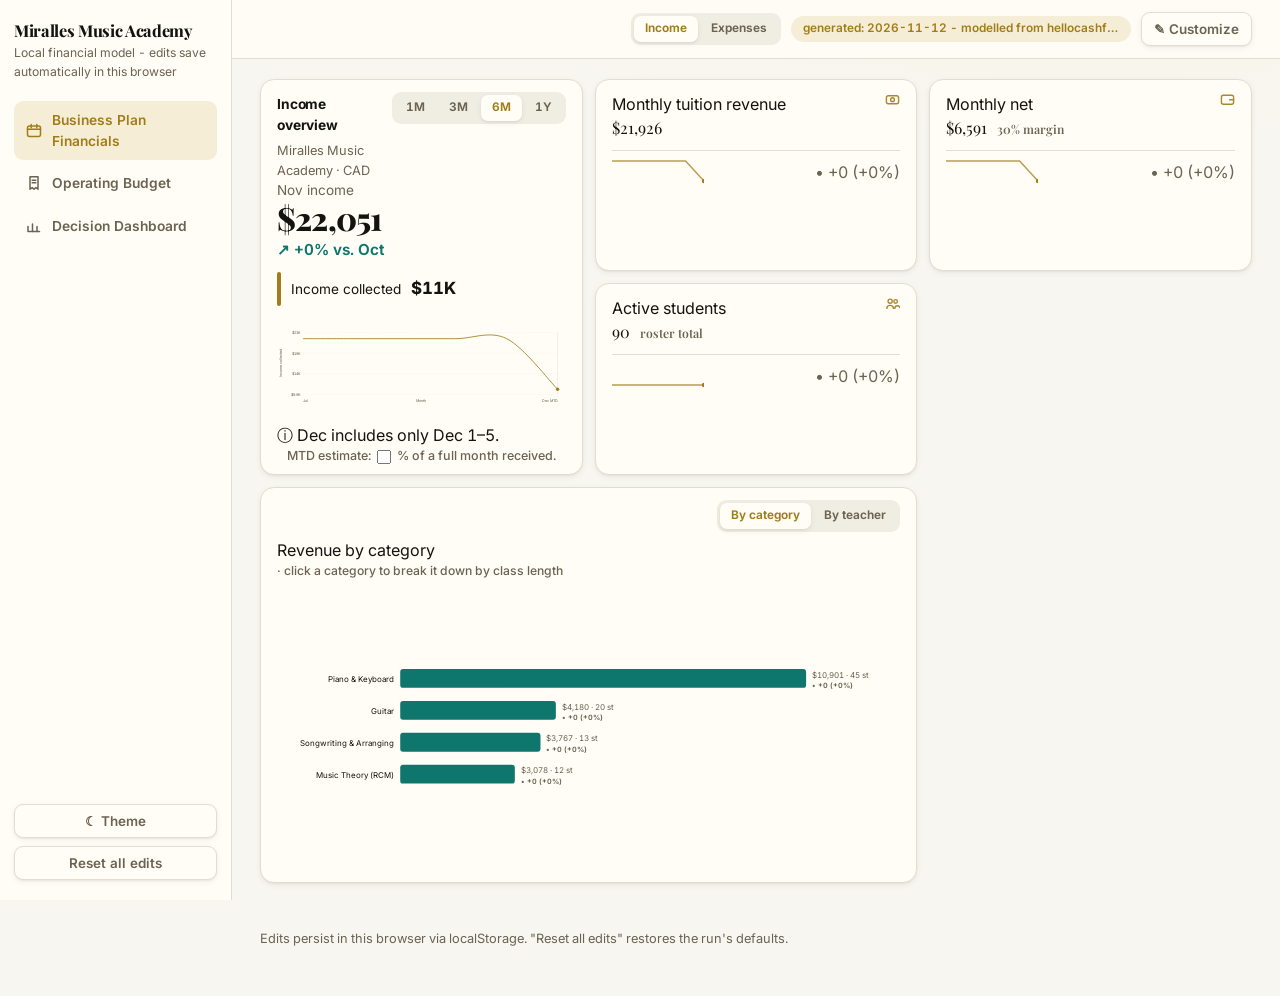
<file: index.html>
<!DOCTYPE html>
<html lang="en">
<head>
<meta charset="UTF-8">
<meta name="viewport" content="width=device-width, initial-scale=1.0">
<title>Miralles Music Academy - Financial Model</title>
<link rel="icon" href="data:,">
<link rel="stylesheet" href="styles.css?v=stitch3">
</head>
<body>
<div class="app">
  <aside class="sidebar">
    <div class="brand">
      <h1 id="school-name">Miralles Music Academy</h1>
      <p class="sub" id="school-sub">Local financial model - edits save automatically in this browser</p>
    </div>
    <nav class="side-nav" role="tablist">
      <button class="side-link active" data-tab="plan" role="tab">
        <svg viewBox="0 0 16 16" width="16" height="16" fill="none" stroke="currentColor" stroke-width="1.5" stroke-linecap="round" stroke-linejoin="round"><rect x="1.5" y="3" width="13" height="10.5" rx="2"/><path d="M1.5 6.2h13M5.2 1.5v3M10.8 1.5v3"/></svg>
        Business Plan Financials
      </button>
      <button class="side-link" data-tab="budget" role="tab">
        <svg viewBox="0 0 16 16" width="16" height="16" fill="none" stroke="currentColor" stroke-width="1.5" stroke-linecap="round" stroke-linejoin="round"><path d="M4 1.8h8v12.4l-2.2-1.6-1.8 1.6-1.8-1.6L4 14.2z"/><path d="M6.2 5.2h3.6M6.2 7.8h3.6"/></svg>
        Operating Budget
      </button>
      <button class="side-link" data-tab="dashboard" role="tab">
        <svg viewBox="0 0 16 16" width="16" height="16" fill="none" stroke="currentColor" stroke-width="1.5" stroke-linecap="round"><path d="M2 13.5v-5M6.5 13.5V6M11 13.5V8.5"/><path d="M13.5 13.5h-11"/></svg>
        Decision Dashboard
      </button>
    </nav>
    <div class="side-foot">
      <button id="theme-btn" class="ghost" type="button" title="Switch between light and dark">☾ Theme</button>
      <button id="reset-btn" class="ghost">Reset all edits</button>
    </div>
  </aside>
  <div class="main-col">
    <header class="topbar">
      <div class="topbar-actions">
        <div class="mini-seg" id="bp-view" role="tablist" aria-label="Business plan view">
          <button type="button" data-v="income">Income</button>
          <button type="button" data-v="expenses">Expenses</button>
        </div>
        <span class="pill" id="generated-pill">generated: -</span>
        <button id="customize-btn" class="ghost" type="button" title="Rearrange, resize, add or remove widgets">✎ Customize</button>
      </div>
    </header>

    <main>
      <!-- Tab 1: business-plan financials -->
      <section id="tab-plan" class="tab-panel active">
        <div id="bp-income" class="bp-view active">
          <div id="board-income" class="widget-board"></div>
        </div>
        <div id="bp-expenses" class="bp-view">
          <div id="board-expenses" class="widget-board"></div>
        </div>
      </section>
  <section id="tab-budget" class="tab-panel">
    <div class="chartwrap"><div class="chart-cap">The year at a glance
      <label class="inline-toggle"><input type="checkbox" id="py-toggle"> compare with previous year (13-24 months ago)</label>
    </div></div>
    <div id="prior-controls"></div>
    <p class="hint">Cumulative net builds in a straight line because months are uniform by design - it bends the moment
      you try a scenario on the Decision Dashboard. The previous-year line is a modeled estimate from your comparison
      inputs, not accounting actuals. Hover any point for its value.</p>
    <div class="chartwrap"><div id="chart-trend"></div></div>
    <p class="hint">Months are uniform by design: edit each line's base amount and the year follows.
      Income rows come from the tier model and update when tiers change.</p>
    <div class="tablewrap" id="budget-table"></div>
  </section>

  <!-- Tab 3: decision dashboard -->
  <section id="tab-dashboard" class="tab-panel">
    <div class="chartwrap"><div class="chart-cap">How safe is the model?</div>
      <p class="hint">Net income as enrollment swings -50% to +50%. The open ring is where you are now (it moves with the
        levers); the dashed red line is break-even. Hover points for details.</p>
      <div id="chart-sensitivity"></div>
    </div>
    <h2>Am I making money?</h2>
    <div class="cards" id="verdicts"></div>
    <h2>Where did the money go?</h2>
    <div class="cards" id="dash-kpis"></div>
    <h2>Is it getting better or worse?</h2>
    <p class="hint">Scenarios are temporary: they show modelled outcomes without saving. Set to 0 and the app returns to your saved numbers.</p>
    <div id="scenario-banner"></div>
    <div class="levers" id="levers"></div>
    <h2>Targets</h2>
    <div id="targets-table"></div>
    <h2>Capacity</h2>
    <div class="tablewrap" id="capacity-table"></div>
    <p class="footnote">All figures CAD, excluding GST (5%), which is collected on tuition and remitted.
      Break-even enrollment is the student count needed for tier-average revenue to cover monthly expenses.
      Dashboard structure adapted from hellocashflow.com (health-check verdicts, scenario levers, targets).</p>
  </section>
</main>

    <footer class="foot">
      <span id="foot-note">Edits persist in this browser via localStorage. "Reset all edits" restores the run's defaults.</span>
    </footer>
  </div>
</div>
<div id="add-modal" class="modal-backdrop"></div>

<script src="app.js?v=stitch3"></script>
</body>
</html>
</file>
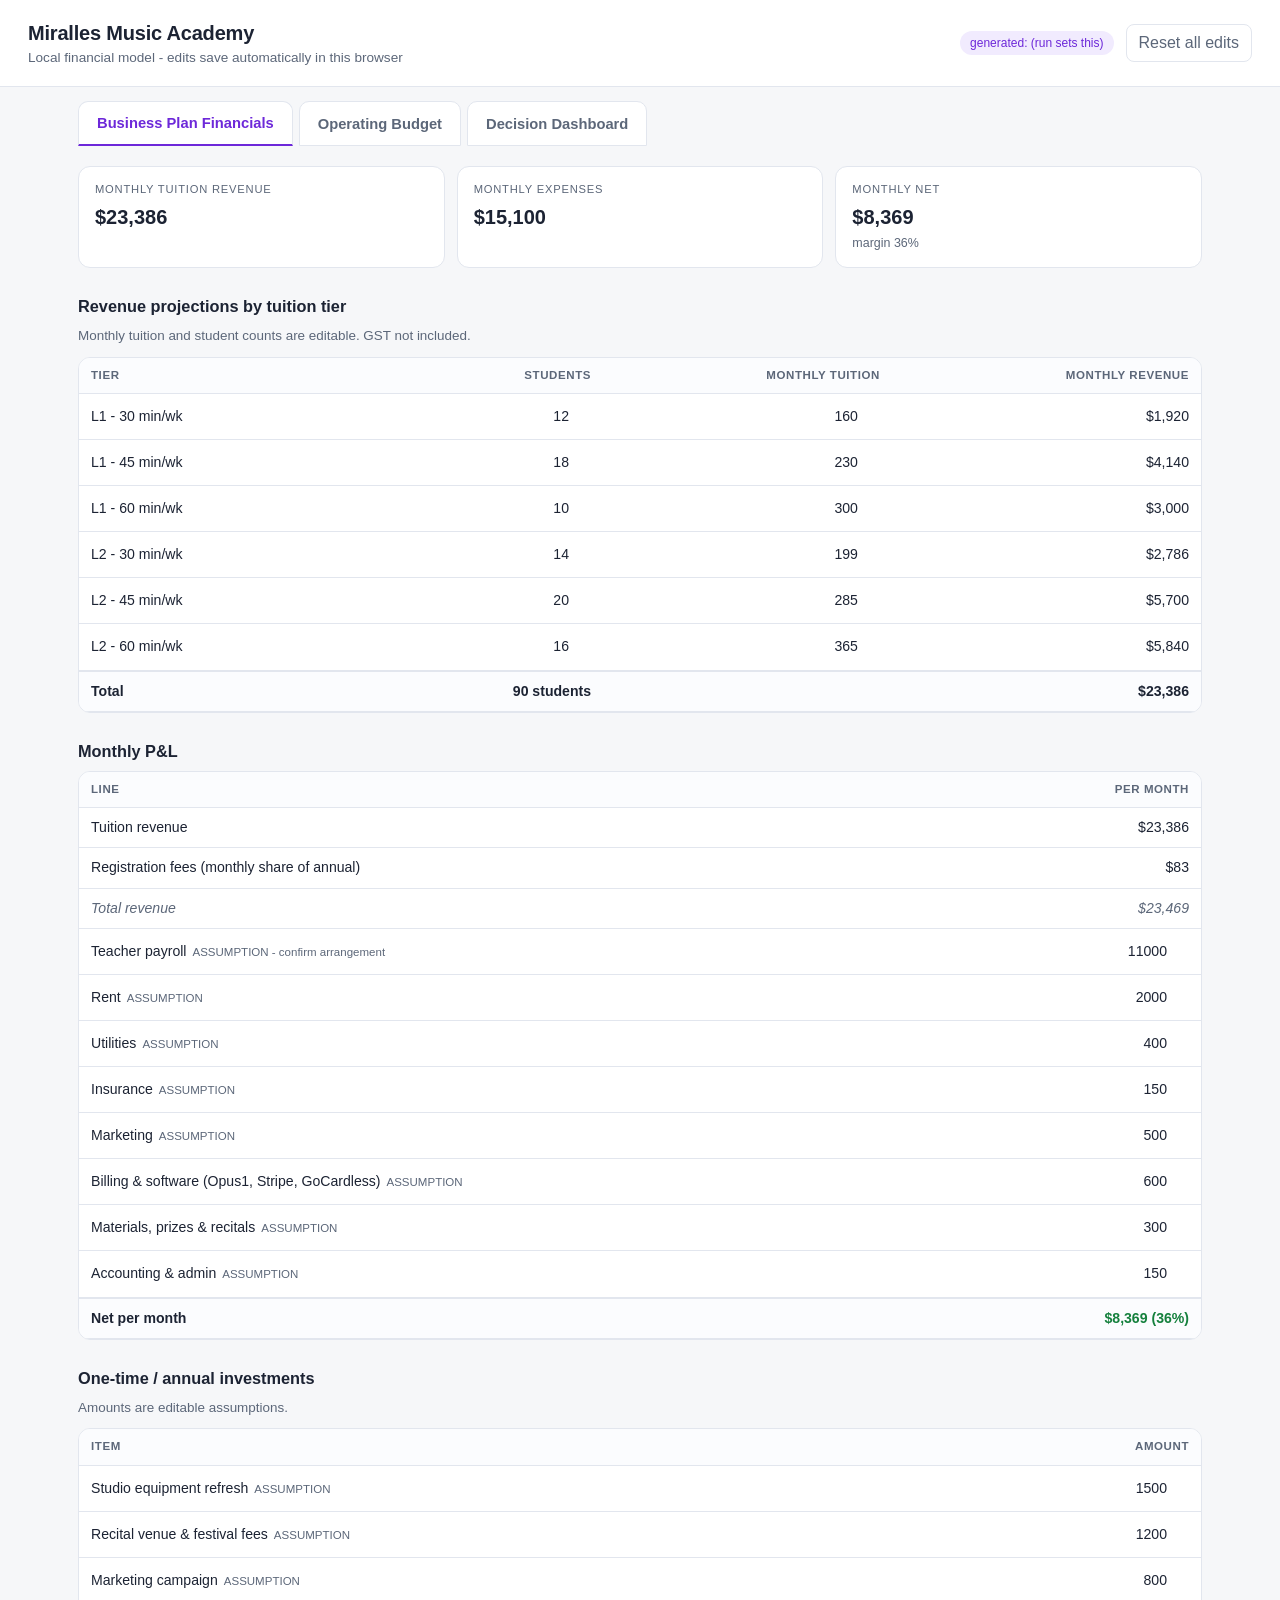
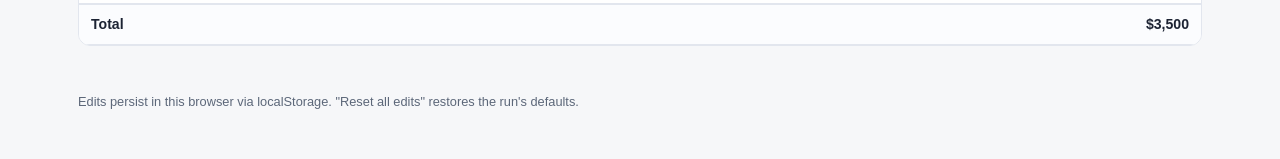
<file: financial-template-app/assets/app-scaffold/index.html>
<!DOCTYPE html>
<html lang="en">
<head>
<meta charset="UTF-8">
<meta name="viewport" content="width=device-width, initial-scale=1.0">
<title>Miralles Music Academy - Financial Model</title>
<link rel="icon" href="data:,">
<link rel="stylesheet" href="styles.css">
</head>
<body>
<header class="topbar">
  <div>
    <h1 id="school-name">Miralles Music Academy</h1>
    <p class="sub" id="school-sub">Local financial model - edits save automatically in this browser</p>
  </div>
  <div class="topbar-actions">
    <span class="pill" id="generated-pill">generated: -</span>
    <button id="reset-btn" class="ghost">Reset all edits</button>
  </div>
</header>

<nav class="tabs" role="tablist">
  <button class="tab active" data-tab="plan" role="tab">Business Plan Financials</button>
  <button class="tab" data-tab="budget" role="tab">Operating Budget</button>
  <button class="tab" data-tab="dashboard" role="tab">Decision Dashboard</button>
</nav>

<main>
  <!-- Tab 1: business-plan financials -->
  <section id="tab-plan" class="tab-panel active">
    <div class="cards" id="plan-kpis"></div>
    <h2>Revenue projections by tuition tier</h2>
    <p class="hint">Monthly tuition and student counts are editable. GST not included.</p>
    <div class="tablewrap" id="tier-table"></div>
    <h2>Monthly P&amp;L</h2>
    <div class="tablewrap" id="pl-table"></div>
    <h2>One-time / annual investments</h2>
    <p class="hint">Amounts are editable assumptions.</p>
    <div class="tablewrap" id="invest-table"></div>
  </section>

  <!-- Tab 2: operating budget -->
  <section id="tab-budget" class="tab-panel">
    <p class="hint">Months are uniform by design: edit each line's base amount and the year follows.
      Income rows come from the tier model and update when tiers change.</p>
    <div class="tablewrap" id="budget-table"></div>
  </section>

  <!-- Tab 3: decision dashboard -->
  <section id="tab-dashboard" class="tab-panel">
    <div class="cards" id="dash-kpis"></div>
    <h2>What-if levers</h2>
    <p class="hint">Scenarios are temporary: they show modelled outcomes without saving. Set to 0 and the app returns to your saved numbers.</p>
    <div class="levers" id="levers"></div>
    <h2>Capacity</h2>
    <div class="tablewrap" id="capacity-table"></div>
    <p class="footnote">All figures CAD, excluding GST (5%), which is collected on tuition and remitted.
      Break-even enrollment is the student count needed for tier-average revenue to cover monthly expenses.</p>
  </section>
</main>

<footer class="foot">
  <span id="foot-note">Edits persist in this browser via localStorage. "Reset all edits" restores the run's defaults.</span>
</footer>

<script src="app.js"></script>
</body>
</html>
</file>
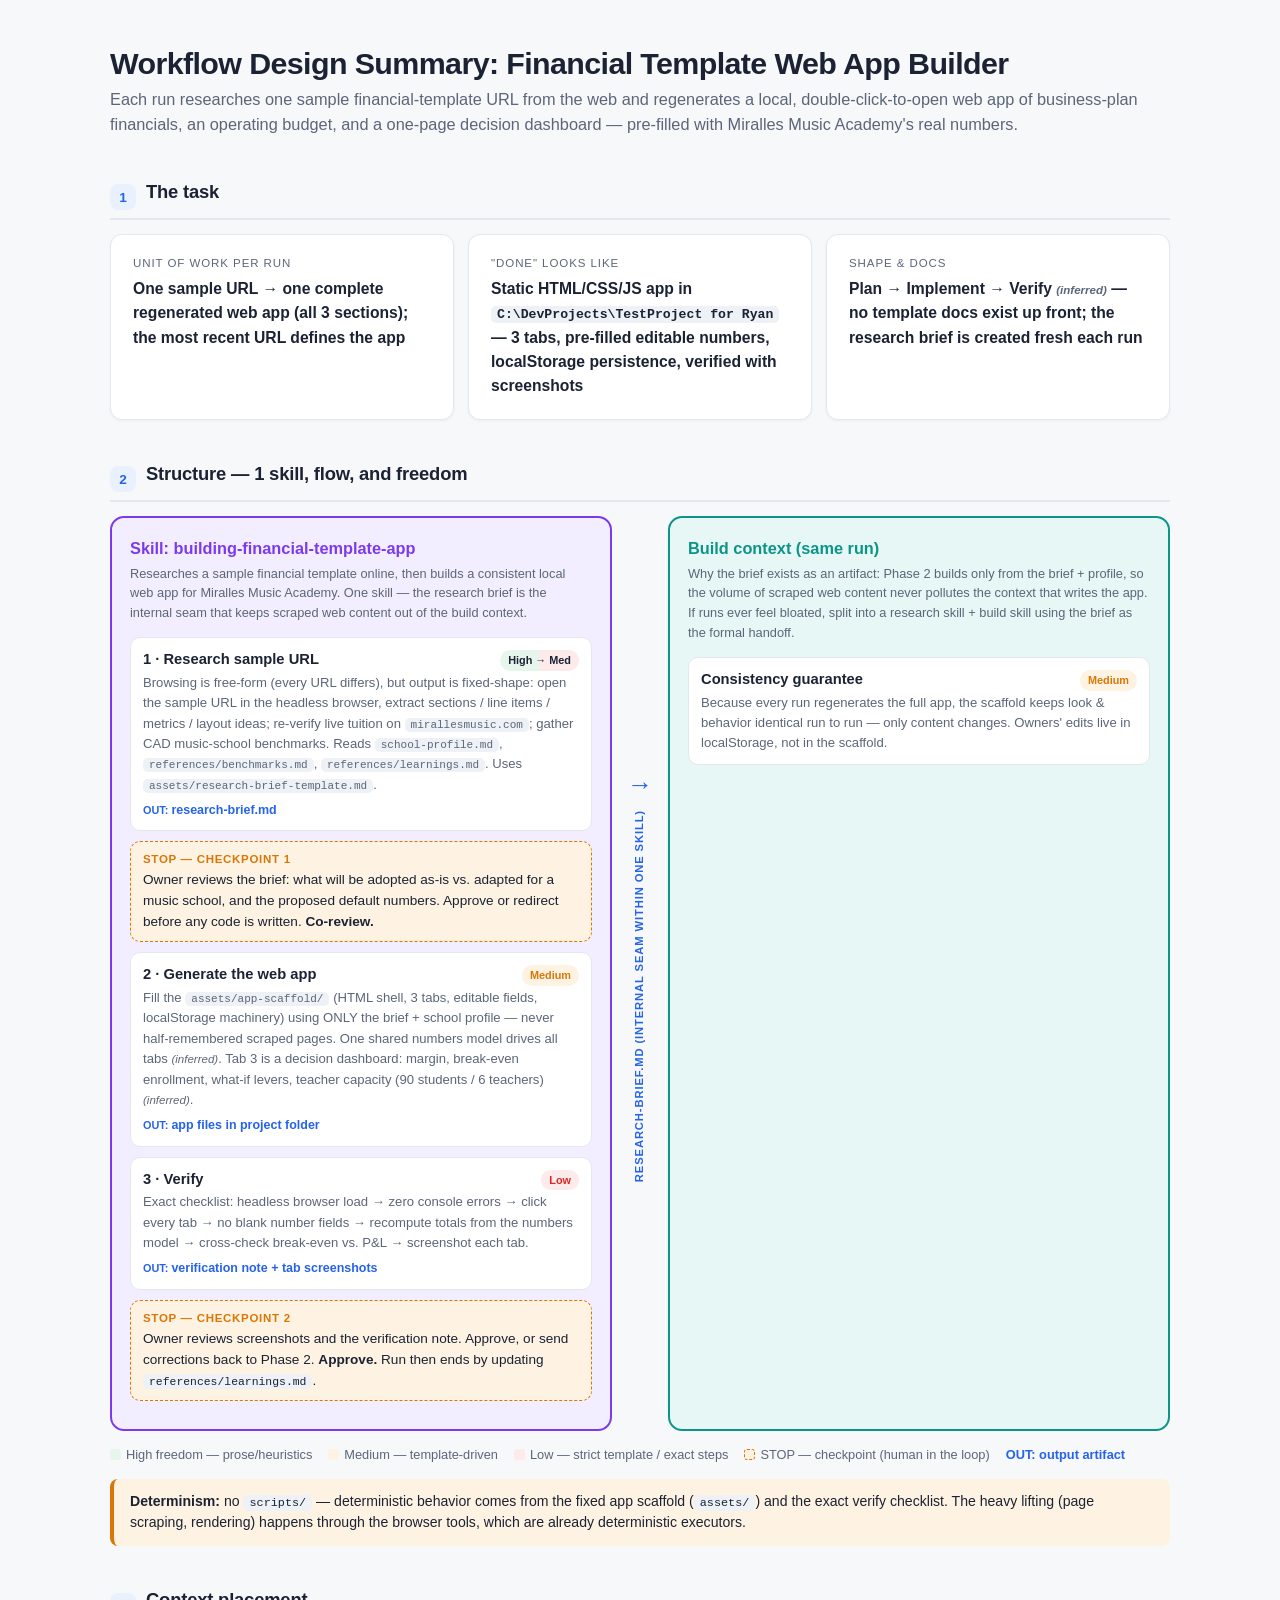
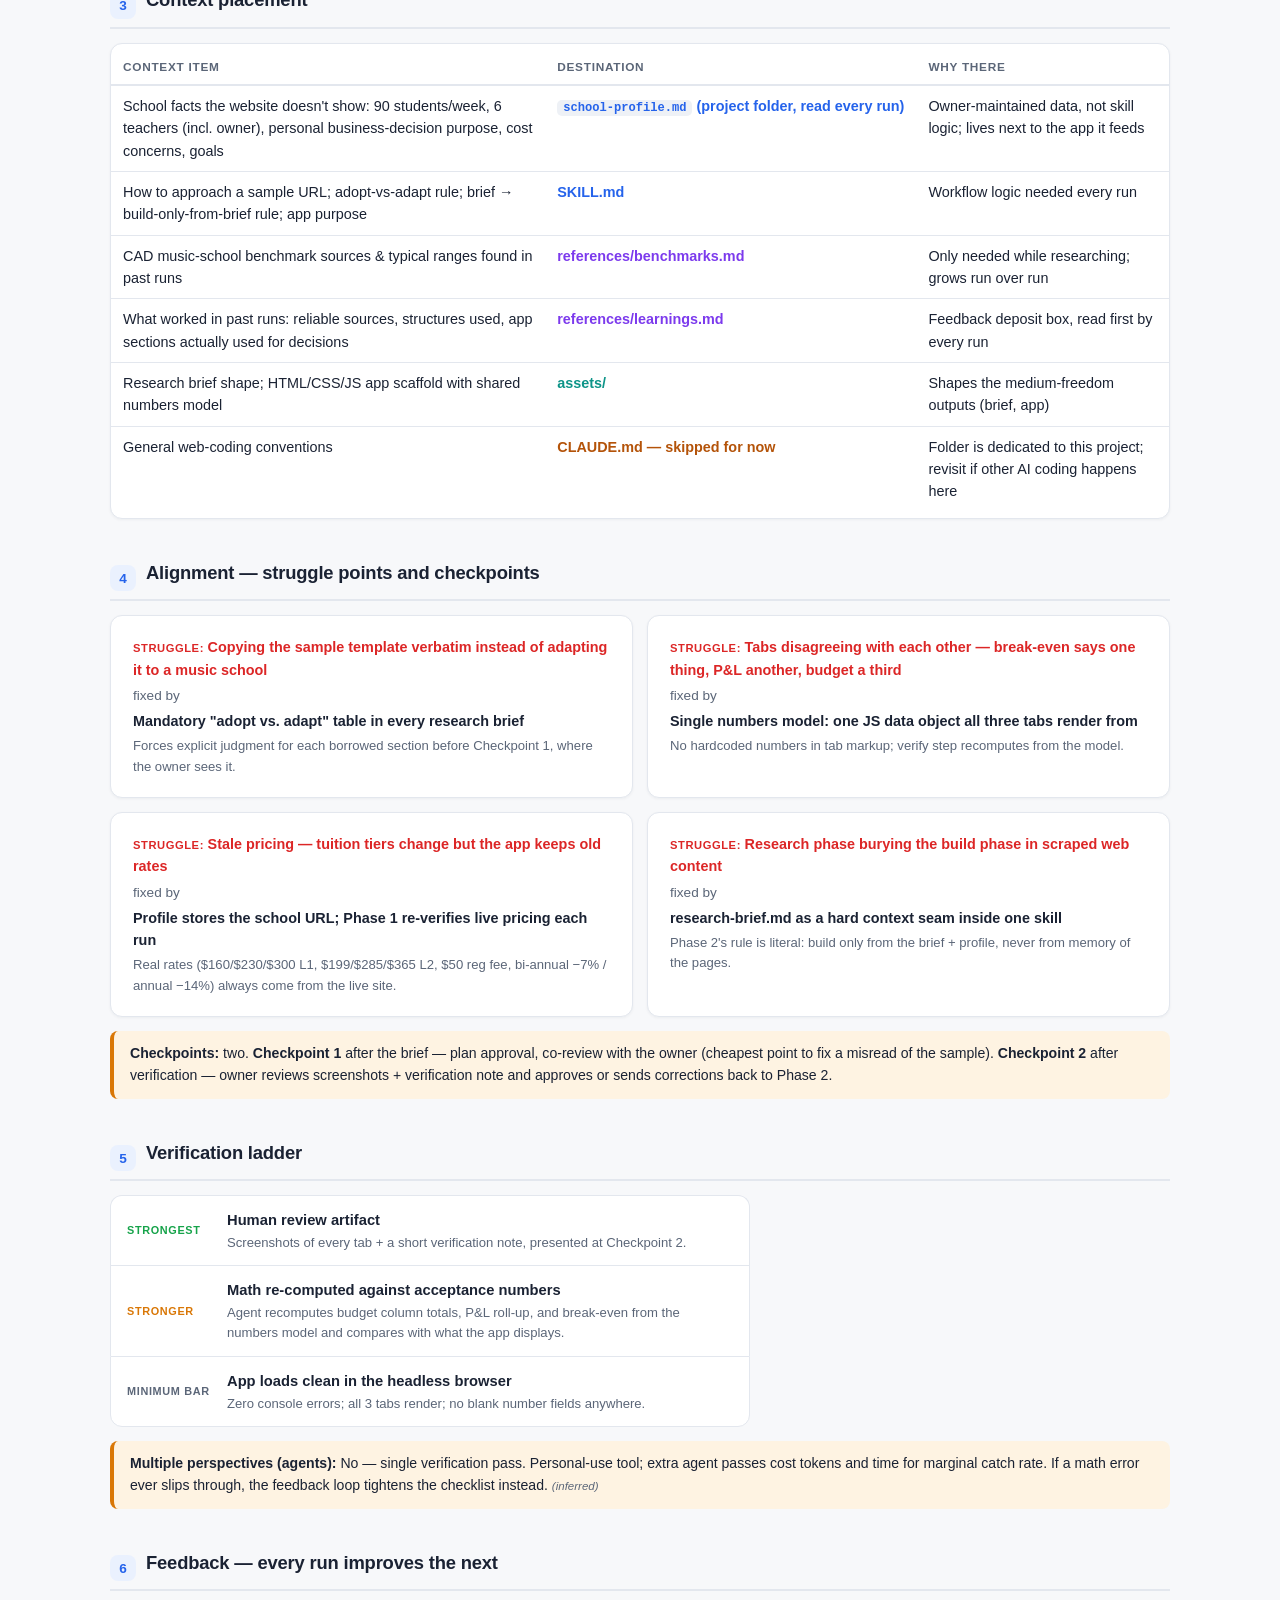
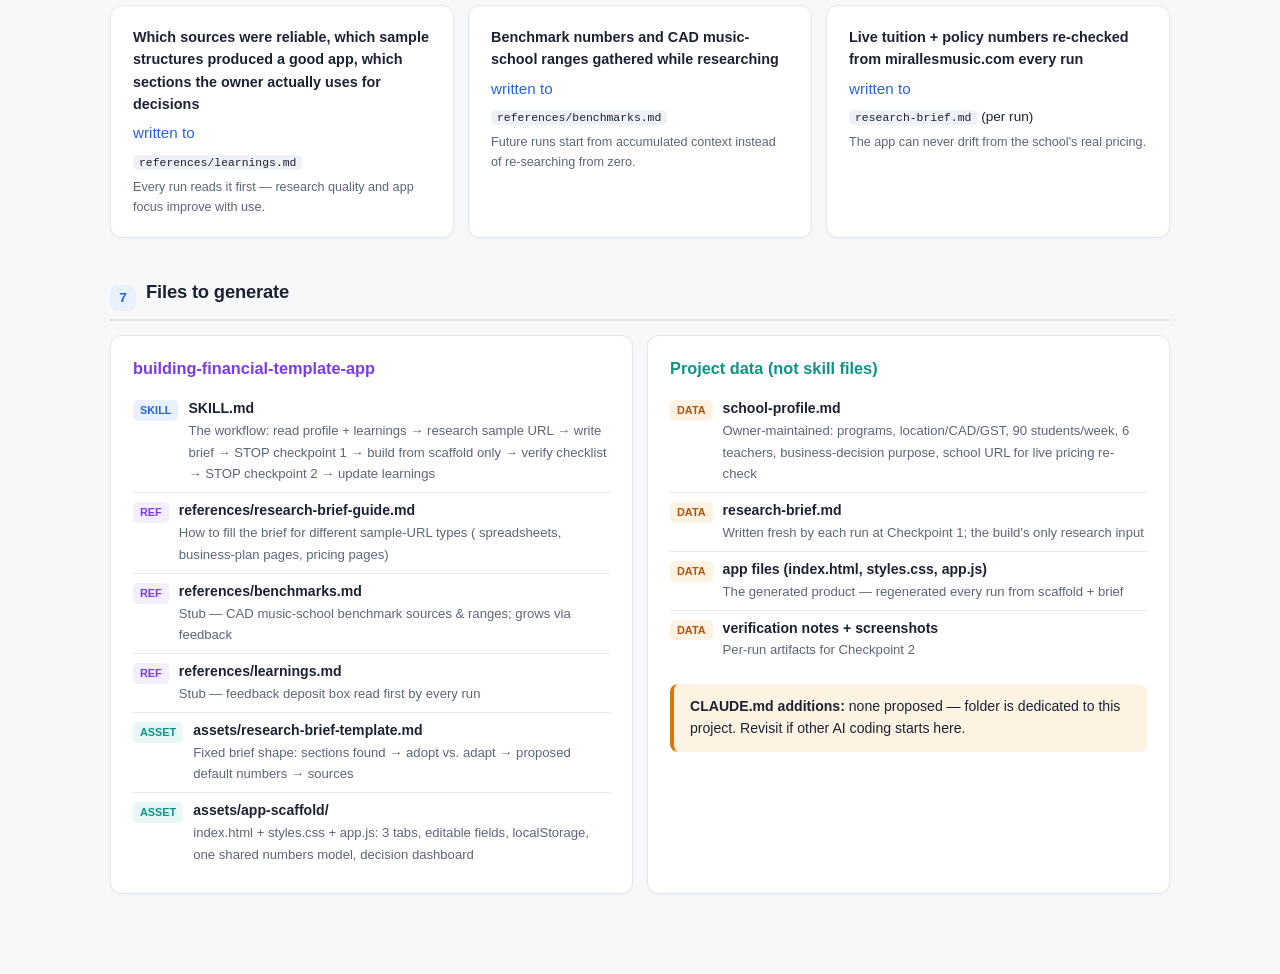
<file: design-summary.html>
<!DOCTYPE html>
<html lang="en">
<head>
<meta charset="UTF-8">
<meta name="viewport" content="width=device-width, initial-scale=1.0">
<title>Workflow Design Summary: Financial Template Web App Builder (Music School)</title>
<style>
  :root {
    --bg: #f7f8fa; --card: #ffffff; --ink: #1a2233; --muted: #5b6678;
    --line: #e3e7ee; --accent: #2563eb; --accent-soft: #eaf1fe;
    --skill1: #7c3aed; --skill1-soft: #f3eeff;
    --skill2: #0d9488; --skill2-soft: #e6f7f5;
    --check: #d97706; --check-soft: #fef3e2;
    --high: #16a34a; --med: #d97706; --low: #dc2626; --artifact: #2563eb;
  }
  * { box-sizing: border-box; margin: 0; padding: 0; }
  body { font-family: -apple-system, BlinkMacSystemFont, "Segoe UI", Roboto, Helvetica, Arial, sans-serif;
         background: var(--bg); color: var(--ink); line-height: 1.55; padding: 40px 24px 80px; }
  .wrap { max-width: 1060px; margin: 0 auto; }
  h1 { font-size: 1.9rem; letter-spacing: -0.02em; }
  .subtitle { color: var(--muted); margin-bottom: 28px; font-size: 1.02rem; }
  h2 { font-size: 1.15rem; margin: 40px 0 14px; padding-bottom: 8px;
       border-bottom: 2px solid var(--line); letter-spacing: -0.01em; }
  h2 .num { display: inline-flex; align-items: center; justify-content: center;
            width: 26px; height: 26px; border-radius: 8px; background: var(--accent-soft);
            color: var(--accent); font-size: 0.85rem; margin-right: 10px; vertical-align: -4px; }
  .card { background: var(--card); border: 1px solid var(--line); border-radius: 12px;
          padding: 20px 22px; box-shadow: 0 1px 3px rgba(20,30,55,0.05); }
  .task-strip { display: grid; grid-template-columns: 1fr 1fr 1fr; gap: 14px; }
  .task-strip .label { font-size: 0.72rem; text-transform: uppercase; letter-spacing: 0.08em;
                       color: var(--muted); margin-bottom: 4px; }
  .task-strip .value { font-weight: 600; font-size: 0.98rem; }
  .pipeline { display: grid; grid-template-columns: 1fr 56px 1fr; align-items: stretch; }
  .skill-col { border-radius: 14px; padding: 18px; border: 2px solid; }
  .skill-col.s1 { border-color: var(--skill1); background: var(--skill1-soft); }
  .skill-col.s2 { border-color: var(--skill2); background: var(--skill2-soft); }
  .skill-title { font-weight: 700; font-size: 1.02rem; margin-bottom: 2px; }
  .skill-col.s1 .skill-title { color: var(--skill1); }
  .skill-col.s2 .skill-title { color: var(--skill2); }
  .skill-sub { font-size: 0.8rem; color: var(--muted); margin-bottom: 14px; }
  .phase { background: var(--card); border: 1px solid var(--line); border-radius: 10px;
           padding: 10px 12px; margin-bottom: 10px; }
  .phase .p-head { display: flex; justify-content: space-between; align-items: baseline; gap: 8px; }
  .phase .p-name { font-weight: 600; font-size: 0.92rem; }
  .phase .p-desc { font-size: 0.82rem; color: var(--muted); margin-top: 2px; }
  .phase .p-out { font-size: 0.78rem; margin-top: 6px; color: var(--artifact); font-weight: 600; }
  .phase .p-out::before { content: "out: "; text-transform: uppercase; font-size: 0.68rem; }
  .badge { display: inline-block; font-size: 0.68rem; font-weight: 700; padding: 2px 8px;
           border-radius: 999px; white-space: nowrap; }
  .b-high { background: #e7f6ec; color: var(--high); }
  .b-med  { background: var(--check-soft); color: var(--med); }
  .b-low  { background: #fdeaea; color: var(--low); }
  .b-mix  { background: linear-gradient(90deg, #e7f6ec 50%, #fdeaea 50%); color: var(--ink); }
  .checkpoint { background: var(--check-soft); border: 1.5px dashed var(--check); border-radius: 10px;
                padding: 9px 12px; margin-bottom: 10px; font-size: 0.85rem; }
  .cp-tag { font-weight: 700; color: var(--check); font-size: 0.72rem;
            text-transform: uppercase; letter-spacing: 0.06em; }
  .conditional { margin-top: 4px; background: #fff; border: 1.5px dashed var(--check);
                 border-radius: 10px; padding: 9px 12px; font-size: 0.82rem; }
  .handoff { display: flex; flex-direction: column; align-items: center; justify-content: center; gap: 6px; }
  .handoff .arrow { font-size: 1.6rem; color: var(--artifact); }
  .handoff .h-label { writing-mode: vertical-rl; transform: rotate(180deg); font-size: 0.7rem;
                      font-weight: 700; color: var(--artifact); text-transform: uppercase;
                      letter-spacing: 0.08em; text-align: center; }
  .legend { display: flex; flex-wrap: wrap; gap: 16px; margin-top: 14px; font-size: 0.8rem; color: var(--muted); }
  .legend span.swatch { display: inline-block; width: 11px; height: 11px; border-radius: 3px;
                        margin-right: 5px; vertical-align: -1px; }
  table { width: 100%; border-collapse: collapse; font-size: 0.9rem; }
  th { text-align: left; font-size: 0.74rem; text-transform: uppercase; letter-spacing: 0.06em;
       color: var(--muted); padding: 8px 12px; border-bottom: 2px solid var(--line); }
  td { padding: 9px 12px; border-bottom: 1px solid var(--line); vertical-align: top; }
  tr:last-child td { border-bottom: none; }
  .dest { font-weight: 700; white-space: nowrap; }
  .dest.claude { color: #b45309; } .dest.skillmd { color: var(--accent); }
  .dest.refs { color: var(--skill1); } .dest.assets { color: var(--skill2); }
  .dest.scripts { color: #be185d; }
  code { background: #eef1f6; padding: 1px 6px; border-radius: 5px; font-size: 0.84em; }
  .ladder { display: flex; flex-direction: column-reverse; max-width: 640px; }
  .rung { display: flex; align-items: center; gap: 14px; padding: 12px 16px;
          border: 1px solid var(--line); background: var(--card); }
  .rung:first-child { border-radius: 0 0 12px 12px; }
  .rung:last-child { border-radius: 12px 12px 0 0; }
  .rung + .rung { border-bottom: none; }
  .rung .strength { font-size: 0.68rem; font-weight: 700; text-transform: uppercase;
                    letter-spacing: 0.06em; width: 86px; flex-shrink: 0; }
  .rung.r1 .strength { color: var(--muted); } .rung.r2 .strength { color: var(--med); }
  .rung.r3 .strength { color: var(--high); }
  .rung .r-body b { font-size: 0.92rem; }
  .rung .r-body div { font-size: 0.82rem; color: var(--muted); }
  .struggle-grid { display: grid; grid-template-columns: 1fr 1fr; gap: 14px; }
  .struggle .s-from { font-weight: 700; color: var(--low); font-size: 0.9rem; }
  .struggle .s-from::before { content: "STRUGGLE: "; font-size: 0.7rem; letter-spacing: 0.05em; }
  .struggle .s-arrow { color: var(--muted); margin: 4px 0; font-size: 0.85rem; }
  .struggle .s-to { font-weight: 600; font-size: 0.9rem; }
  .struggle .s-detail { font-size: 0.82rem; color: var(--muted); margin-top: 4px; }
  .loop-grid { display: grid; grid-template-columns: 1fr 1fr 1fr; gap: 14px; }
  .loop-card .l-what { font-weight: 600; font-size: 0.9rem; }
  .loop-card .l-arrow { color: var(--accent); margin: 6px 0; font-size: 0.95rem; }
  .loop-card .l-where { font-size: 0.85rem; }
  .loop-card .l-note { font-size: 0.79rem; color: var(--muted); margin-top: 6px; }
  .files-grid { display: grid; grid-template-columns: 1fr 1fr; gap: 14px; }
  .file-list { list-style: none; }
  .file-list li { padding: 7px 0; border-bottom: 1px solid var(--line); font-size: 0.88rem; display: flex; gap: 10px; }
  .file-list li:last-child { border-bottom: none; }
  .file-list .why { color: var(--muted); font-size: 0.82rem; }
  .ftag { flex-shrink: 0; font-size: 0.68rem; font-weight: 700; padding: 2px 7px;
          border-radius: 5px; height: fit-content; margin-top: 2px; }
  .ftag.skill { background: var(--accent-soft); color: var(--accent); }
  .ftag.ref { background: var(--skill1-soft); color: var(--skill1); }
  .ftag.asset { background: var(--skill2-soft); color: var(--skill2); }
  .ftag.script { background: #fce7f3; color: #be185d; }
  .ftag.data { background: #fef3e2; color: #b45309; }
  .note { background: var(--check-soft); border-left: 4px solid var(--check);
          border-radius: 8px; padding: 12px 16px; font-size: 0.88rem; margin-top: 14px; }
  .inferred { font-size: 0.72rem; color: var(--muted); font-style: italic; }
  @media (max-width: 800px) {
    .pipeline { grid-template-columns: 1fr; }
    .handoff { flex-direction: row; padding: 10px 0; }
    .handoff .h-label { writing-mode: horizontal-tb; transform: none; }
    .task-strip, .struggle-grid, .loop-grid, .files-grid { grid-template-columns: 1fr; }
  }
</style>
</head>
<body>
<div class="wrap">

<header>
  <h1>Workflow Design Summary: Financial Template Web App Builder</h1>
  <p class="subtitle">Each run researches one sample financial-template URL from the web and regenerates a local,
     double-click-to-open web app of business-plan financials, an operating budget, and a one-page decision
     dashboard — pre-filled with Miralles Music Academy's real numbers.</p>
</header>

<!-- 1. THE TASK -->
<h2><span class="num">1</span>The task</h2>
<div class="task-strip">
  <div class="card"><div class="label">Unit of work per run</div><div class="value">One sample URL &rarr; one complete regenerated web app (all 3 sections); the most recent URL defines the app</div></div>
  <div class="card"><div class="label">"Done" looks like</div><div class="value">Static HTML/CSS/JS app in <code>C:\DevProjects\TestProject for Ryan</code> — 3 tabs, pre-filled editable numbers, localStorage persistence, verified with screenshots</div></div>
  <div class="card"><div class="label">Shape &amp; docs</div><div class="value">Plan &rarr; Implement &rarr; Verify <span class="inferred">(inferred)</span> — no template docs exist up front; the research brief is created fresh each run</div></div>
</div>

<!-- 2. STRUCTURE -->
<h2><span class="num">2</span>Structure — 1 skill, flow, and freedom</h2>
<div class="pipeline">

  <div class="skill-col s1">
    <div class="skill-title">Skill: building-financial-template-app</div>
    <div class="skill-sub">Researches a sample financial template online, then builds a consistent local web app for Miralles Music Academy. One skill — the research brief is the internal seam that keeps scraped web content out of the build context.</div>

    <div class="phase">
      <div class="p-head"><span class="p-name">1 &middot; Research sample URL</span><span class="badge b-mix">High &rarr; Med</span></div>
      <div class="p-desc">Browsing is free-form (every URL differs), but output is fixed-shape: open the sample URL in the headless browser, extract sections / line items / metrics / layout ideas; re-verify live tuition on <code>mirallesmusic.com</code>; gather CAD music-school benchmarks. Reads <code>school-profile.md</code>, <code>references/benchmarks.md</code>, <code>references/learnings.md</code>. Uses <code>assets/research-brief-template.md</code>.</div>
      <div class="p-out">research-brief.md</div>
    </div>

    <div class="checkpoint">
      <div class="cp-tag">STOP — Checkpoint 1</div>
      <div>Owner reviews the brief: what will be adopted as-is vs. adapted for a music school, and the proposed default numbers. Approve or redirect before any code is written. <b>Co-review.</b></div>
    </div>

    <div class="phase">
      <div class="p-head"><span class="p-name">2 &middot; Generate the web app</span><span class="badge b-med">Medium</span></div>
      <div class="p-desc">Fill the <code>assets/app-scaffold/</code> (HTML shell, 3 tabs, editable fields, localStorage machinery) using ONLY the brief + school profile — never half-remembered scraped pages. One shared numbers model drives all tabs <span class="inferred">(inferred)</span>. Tab 3 is a decision dashboard: margin, break-even enrollment, what-if levers, teacher capacity (90 students / 6 teachers) <span class="inferred">(inferred)</span>.</div>
      <div class="p-out">app files in project folder</div>
    </div>

    <div class="phase">
      <div class="p-head"><span class="p-name">3 &middot; Verify</span><span class="badge b-low">Low</span></div>
      <div class="p-desc">Exact checklist: headless browser load &rarr; zero console errors &rarr; click every tab &rarr; no blank number fields &rarr; recompute totals from the numbers model &rarr; cross-check break-even vs. P&amp;L &rarr; screenshot each tab.</div>
      <div class="p-out">verification note + tab screenshots</div>
    </div>

    <div class="checkpoint">
      <div class="cp-tag">STOP — Checkpoint 2</div>
      <div>Owner reviews screenshots and the verification note. Approve, or send corrections back to Phase 2. <b>Approve.</b> Run then ends by updating <code>references/learnings.md</code>.</div>
    </div>
  </div>

  <div class="handoff">
    <div class="arrow">&#8594;</div>
    <div class="h-label">research-brief.md (internal seam within one skill)</div>
  </div>

  <div class="skill-col s2">
    <div class="skill-title">Build context (same run)</div>
    <div class="skill-sub">Why the brief exists as an artifact: Phase 2 builds only from the brief + profile, so the volume of scraped web content never pollutes the context that writes the app. If runs ever feel bloated, split into a research skill + build skill using the brief as the formal handoff.</div>
    <div class="phase">
      <div class="p-head"><span class="p-name">Consistency guarantee</span><span class="badge b-med">Medium</span></div>
      <div class="p-desc">Because every run regenerates the full app, the scaffold keeps look &amp; behavior identical run to run — only content changes. Owners' edits live in localStorage, not in the scaffold.</div>
    </div>
  </div>
</div>

<div class="legend">
  <span><span class="swatch" style="background:#e7f6ec;"></span>High freedom — prose/heuristics</span>
  <span><span class="swatch" style="background:var(--check-soft);"></span>Medium — template-driven</span>
  <span><span class="swatch" style="background:#fdeaea;"></span>Low — strict template / exact steps</span>
  <span><span class="swatch" style="background:var(--check-soft);border:1.5px dashed var(--check);"></span>STOP — checkpoint (human in the loop)</span>
  <span style="color:var(--artifact);font-weight:600;">OUT: output artifact</span>
</div>

<div class="note"><b>Determinism:</b> no <code>scripts/</code> — deterministic behavior comes from the fixed app scaffold (<code>assets/</code>) and the exact verify checklist. The heavy lifting (page scraping, rendering) happens through the browser tools, which are already deterministic executors.</div>

<!-- 3. CONTEXT -->
<h2><span class="num">3</span>Context placement</h2>
<div class="card" style="padding: 6px 0;">
  <table>
    <tr><th>Context item</th><th>Destination</th><th>Why there</th></tr>
    <tr><td>School facts the website doesn't show: 90 students/week, 6 teachers (incl. owner), personal business-decision purpose, cost concerns, goals</td><td class="dest skillmd"><code>school-profile.md</code> (project folder, read every run)</td><td>Owner-maintained data, not skill logic; lives next to the app it feeds</td></tr>
    <tr><td>How to approach a sample URL; adopt-vs-adapt rule; brief &rarr; build-only-from-brief rule; app purpose</td><td class="dest skillmd">SKILL.md</td><td>Workflow logic needed every run</td></tr>
    <tr><td>CAD music-school benchmark sources &amp; typical ranges found in past runs</td><td class="dest refs">references/benchmarks.md</td><td>Only needed while researching; grows run over run</td></tr>
    <tr><td>What worked in past runs: reliable sources, structures used, app sections actually used for decisions</td><td class="dest refs">references/learnings.md</td><td>Feedback deposit box, read first by every run</td></tr>
    <tr><td>Research brief shape; HTML/CSS/JS app scaffold with shared numbers model</td><td class="dest assets">assets/</td><td>Shapes the medium-freedom outputs (brief, app)</td></tr>
    <tr><td>General web-coding conventions</td><td class="dest claude">CLAUDE.md — skipped for now</td><td>Folder is dedicated to this project; revisit if other AI coding happens here</td></tr>
  </table>
</div>

<!-- 4. ALIGNMENT -->
<h2><span class="num">4</span>Alignment — struggle points and checkpoints</h2>
<div class="struggle-grid">
  <div class="card struggle">
    <div class="s-from">Copying the sample template verbatim instead of adapting it to a music school</div>
    <div class="s-arrow">fixed by</div>
    <div class="s-to">Mandatory "adopt vs. adapt" table in every research brief</div>
    <div class="s-detail">Forces explicit judgment for each borrowed section before Checkpoint 1, where the owner sees it.</div>
  </div>
  <div class="card struggle">
    <div class="s-from">Tabs disagreeing with each other — break-even says one thing, P&amp;L another, budget a third</div>
    <div class="s-arrow">fixed by</div>
    <div class="s-to">Single numbers model: one JS data object all three tabs render from</div>
    <div class="s-detail">No hardcoded numbers in tab markup; verify step recomputes from the model.</div>
  </div>
  <div class="card struggle">
    <div class="s-from">Stale pricing — tuition tiers change but the app keeps old rates</div>
    <div class="s-arrow">fixed by</div>
    <div class="s-to">Profile stores the school URL; Phase 1 re-verifies live pricing each run</div>
    <div class="s-detail">Real rates ($160/$230/$300 L1, $199/$285/$365 L2, $50 reg fee, bi-annual &minus;7% / annual &minus;14%) always come from the live site.</div>
  </div>
  <div class="card struggle">
    <div class="s-from">Research phase burying the build phase in scraped web content</div>
    <div class="s-arrow">fixed by</div>
    <div class="s-to">research-brief.md as a hard context seam inside one skill</div>
    <div class="s-detail">Phase 2's rule is literal: build only from the brief + profile, never from memory of the pages.</div>
  </div>
</div>
<div class="note"><b>Checkpoints:</b> two. <b>Checkpoint 1</b> after the brief — plan approval, co-review with the owner (cheapest point to fix a misread of the sample). <b>Checkpoint 2</b> after verification — owner reviews screenshots + verification note and approves or sends corrections back to Phase 2.</div>

<!-- 5. VERIFICATION -->
<h2><span class="num">5</span>Verification ladder</h2>
<div class="ladder">
  <div class="rung r1"><div class="strength">Minimum bar</div>
    <div class="r-body"><b>App loads clean in the headless browser</b><div>Zero console errors; all 3 tabs render; no blank number fields anywhere.</div></div></div>
  <div class="rung r2"><div class="strength">Stronger</div>
    <div class="r-body"><b>Math re-computed against acceptance numbers</b><div>Agent recomputes budget column totals, P&amp;L roll-up, and break-even from the numbers model and compares with what the app displays.</div></div></div>
  <div class="rung r3"><div class="strength">Strongest</div>
    <div class="r-body"><b>Human review artifact</b><div>Screenshots of every tab + a short verification note, presented at Checkpoint 2.</div></div></div>
</div>
<div class="note"><b>Multiple perspectives (agents):</b> No — single verification pass. Personal-use tool; extra agent passes cost tokens and time for marginal catch rate. If a math error ever slips through, the feedback loop tightens the checklist instead. <span class="inferred">(inferred)</span></div>

<!-- 6. FEEDBACK -->
<h2><span class="num">6</span>Feedback — every run improves the next</h2>
<div class="loop-grid">
  <div class="card loop-card">
    <div class="l-what">Which sources were reliable, which sample structures produced a good app, which sections the owner actually uses for decisions</div>
    <div class="l-arrow">written to</div>
    <div class="l-where"><code>references/learnings.md</code></div>
    <div class="l-note">Every run reads it first — research quality and app focus improve with use.</div>
  </div>
  <div class="card loop-card">
    <div class="l-what">Benchmark numbers and CAD music-school ranges gathered while researching</div>
    <div class="l-arrow">written to</div>
    <div class="l-where"><code>references/benchmarks.md</code></div>
    <div class="l-note">Future runs start from accumulated context instead of re-searching from zero.</div>
  </div>
  <div class="card loop-card">
    <div class="l-what">Live tuition + policy numbers re-checked from mirallesmusic.com every run</div>
    <div class="l-arrow">written to</div>
    <div class="l-where"><code>research-brief.md</code> (per run)</div>
    <div class="l-note">The app can never drift from the school's real pricing.</div>
  </div>
</div>

<!-- 7. FILES -->
<h2><span class="num">7</span>Files to generate</h2>
<div class="files-grid">
  <div class="card">
    <div class="skill-title" style="color:var(--skill1); margin-bottom:10px;">building-financial-template-app</div>
    <ul class="file-list">
      <li><span class="ftag skill">SKILL</span><span><b>SKILL.md</b><br><span class="why">The workflow: read profile + learnings &rarr; research sample URL &rarr; write brief &rarr; STOP checkpoint 1 &rarr; build from scaffold only &rarr; verify checklist &rarr; STOP checkpoint 2 &rarr; update learnings</span></span></li>
      <li><span class="ftag ref">REF</span><span><b>references/research-brief-guide.md</b><br><span class="why">How to fill the brief for different sample-URL types ( spreadsheets, business-plan pages, pricing pages)</span></span></li>
      <li><span class="ftag ref">REF</span><span><b>references/benchmarks.md</b><br><span class="why">Stub — CAD music-school benchmark sources &amp; ranges; grows via feedback</span></span></li>
      <li><span class="ftag ref">REF</span><span><b>references/learnings.md</b><br><span class="why">Stub — feedback deposit box read first by every run</span></span></li>
      <li><span class="ftag asset">ASSET</span><span><b>assets/research-brief-template.md</b><br><span class="why">Fixed brief shape: sections found &rarr; adopt vs. adapt &rarr; proposed default numbers &rarr; sources</span></span></li>
      <li><span class="ftag asset">ASSET</span><span><b>assets/app-scaffold/</b><br><span class="why">index.html + styles.css + app.js: 3 tabs, editable fields, localStorage, one shared numbers model, decision dashboard</span></span></li>
    </ul>
  </div>
  <div class="card">
    <div class="skill-title" style="color:var(--skill2); margin-bottom:10px;">Project data (not skill files)</div>
    <ul class="file-list">
      <li><span class="ftag data">DATA</span><span><b>school-profile.md</b><br><span class="why">Owner-maintained: programs, location/CAD/GST, 90 students/week, 6 teachers, business-decision purpose, school URL for live pricing re-check</span></span></li>
      <li><span class="ftag data">DATA</span><span><b>research-brief.md</b><br><span class="why">Written fresh by each run at Checkpoint 1; the build's only research input</span></span></li>
      <li><span class="ftag data">DATA</span><span><b>app files (index.html, styles.css, app.js)</b><br><span class="why">The generated product — regenerated every run from scaffold + brief</span></span></li>
      <li><span class="ftag data">DATA</span><span><b>verification notes + screenshots</b><br><span class="why">Per-run artifacts for Checkpoint 2</span></span></li>
    </ul>
    <div class="note" style="margin-top:16px;"><b>CLAUDE.md additions:</b> none proposed — folder is dedicated to this project. Revisit if other AI coding starts here.</div>
  </div>
</div>

</div>
</body>
</html>
</file>
<file: styles.css>
/* Stitch design system — "Cadence Academy" theme (dark, gold accents) */
:root {
  --bg: #f8f6f0; --card: #fffdf6; --ink: #131410; --muted: #6b6353;
  --line: #e2ddd0; --accent: #a07d1a; --accent-soft: #f5edd6;
  --good: #0f766e; --bad: #93000a; --warn-bg: #fdf3d8;
  --shadow: 0 1px 2px rgba(19, 20, 16, .05), 0 2px 6px rgba(19, 20, 16, .06);
  --seg-bg: #f0ede3;
  --c-net: #0f766e; --c-expense: #93000a; --c-income: #0f766e; --c-blue: #a07d1a;
  --c-grid: #e2ddd0; --c-text: #6b6353; --c-ink: #131410;
}
[data-theme="dark"] {
  --bg: #131410; --card: #1f201c; --ink: #e4e2dd; --muted: #d0c5af;
  --line: #353531; --accent: #f2ca50; --accent-soft: rgba(242, 202, 80, 0.14);
  --good: #48e5d0; --bad: #ffb4ab; --warn-bg: #3a2c14;
  --shadow: 0 1px 2px rgba(0, 0, 0, .45), 0 2px 8px rgba(0, 0, 0, .45);
  --seg-bg: #1b1c18;
  --c-net: #48e5d0; --c-expense: #ffb4ab; --c-income: #f2ca50; --c-blue: #f2ca50;
  --c-grid: #353531; --c-text: #d0c5af; --c-ink: #e4e2dd;
}
* { box-sizing: border-box; margin: 0; padding: 0; }
body {
  font-family: "Inter", -apple-system, BlinkMacSystemFont, "Segoe UI", Roboto, Helvetica, Arial, sans-serif;
  background:
    radial-gradient(1200px 400px at 85% -10%, rgba(242, 202, 80, .07), transparent 60%),
    var(--bg);
  color: var(--ink); line-height: 1.5; padding: 0 0 48px;
  font-variant-numeric: tabular-nums;
  transition: background-color .25s ease, color .25s ease;
}
@font-face {
  font-family: "Inter";
  src: url("fonts/Inter-100900-latin.woff2") format("woff2");
  font-weight: 100 900; font-style: normal; font-display: swap;
}
@font-face {
  font-family: "Playfair Display";
  src: url("fonts/PlayfairDisplay-400900-latin.woff2") format("woff2");
  font-weight: 400 900; font-style: normal; font-display: swap;
}
.app { display: flex; min-height: 100vh; }
.sidebar {
  width: 232px; flex-shrink: 0; background: var(--card); border-right: 1px solid var(--line);
  padding: 20px 14px; display: flex; flex-direction: column; gap: 20px;
  position: sticky; top: 0; height: 100vh; box-sizing: border-box;
}
.sidebar .brand h1 { font-size: 1.02rem; letter-spacing: -0.02em; font-weight: 750; line-height: 1.25; }
.sidebar .brand .sub { color: var(--muted); font-size: 0.76rem; margin-top: 4px; }
.side-nav { display: flex; flex-direction: column; gap: 4px; }
.side-link {
  display: flex; align-items: center; gap: 10px; width: 100%; text-align: left;
  background: none; border: none; border-radius: 9px; padding: 9px 12px;
  color: var(--muted); font-weight: 600; font-size: 0.86rem;
  transition: color .15s ease, background .15s ease;
}
.side-link svg { flex-shrink: 0; }
.side-link:hover { color: var(--ink); background: var(--seg-bg); }
.side-link.active { color: var(--accent); background: var(--accent-soft); }
.side-foot { margin-top: auto; display: flex; flex-direction: column; gap: 8px; }
.side-foot .ghost { width: 100%; }

.main-col { flex: 1; min-width: 0; }
.topbar {
  display: flex; justify-content: flex-end; align-items: center; gap: 16px;
  background: color-mix(in srgb, var(--card) 88%, transparent);
  backdrop-filter: blur(8px);
  border-bottom: 1px solid var(--line); padding: 12px 28px;
  position: sticky; top: 0; z-index: 5;
}
.topbar h1, .sidebar .brand h1, .io-big, .k-value {
  font-family: "Playfair Display", Georgia, serif;
}
.topbar h1 { font-size: 1.2rem; letter-spacing: -0.02em; font-weight: 750; }
.topbar .sub { color: var(--muted); font-size: 0.82rem; }
.topbar-actions { display: flex; align-items: center; gap: 10px; flex-wrap: wrap; justify-content: flex-end; }
.pill {
  font-size: 0.74rem; font-weight: 600; color: var(--accent); background: var(--accent-soft);
  padding: 4px 12px; border-radius: 999px; max-width: 340px; overflow: hidden;
  text-overflow: ellipsis; white-space: nowrap;
}
button { font: inherit; cursor: pointer; }
.ghost {
  background: var(--card); border: 1px solid var(--line); border-radius: 9px;
  padding: 6px 12px; color: var(--muted); font-size: 0.84rem; font-weight: 600;
  box-shadow: var(--shadow); transition: border-color .15s ease, color .15s ease;
}
.ghost:hover { border-color: var(--accent); color: var(--accent); }

main { max-width: 1180px; margin: 0 auto; padding: 20px 28px; width: 100%; }
.tab-panel { display: none; }
.tab-panel.active { display: block; animation: fadein .18s ease; }
@keyframes fadein { from { opacity: 0; transform: translateY(3px); } to { opacity: 1; transform: none; } }

h2 { font-size: 1rem; margin: 26px 0 8px; letter-spacing: -0.01em; }
.hint { color: var(--muted); font-size: 0.83rem; margin-bottom: 10px; }
.footnote { color: var(--muted); font-size: 0.79rem; margin-top: 14px; }

.cards { display: grid; grid-template-columns: repeat(auto-fit, minmax(170px, 1fr)); gap: 12px; }
.kpi {
  background: var(--card); border: 1px solid var(--line); border-radius: 14px; padding: 14px 16px;
  box-shadow: var(--shadow);
}
.kpi .k-label {
  font-size: 0.68rem; text-transform: uppercase; letter-spacing: 0.08em;
  color: var(--muted); margin-bottom: 4px; font-weight: 650;
}
.kpi .k-value { font-size: 1.3rem; font-weight: 750; letter-spacing: -0.01em; }
.kpi .k-delta { font-size: 0.77rem; color: var(--muted); margin-top: 2px; }
.k-top { display: flex; justify-content: space-between; align-items: flex-start; gap: 8px; }
.k-icon { color: var(--accent); opacity: 0.9; display: inline-flex; flex-shrink: 0; }
.k-sub { font-size: 0.76rem; font-weight: 600; color: var(--muted); margin-left: 6px; letter-spacing: 0; text-transform: none; }
.k-foot { display: flex; justify-content: space-between; align-items: flex-end; gap: 8px; border-top: 1px solid var(--line); margin-top: 10px; padding-top: 7px; }
.k-spark { color: var(--c-blue); display: inline-flex; }
.kpi .k-delta.pos { color: var(--good); }
.kpi .k-delta.neg { color: var(--bad); }
.kpi .k-delta.flat { color: var(--muted); font-weight: 500; }
.range-wrap { display: inline-flex; align-items: center; gap: 8px; }
.range-label { font-size: 0.77rem; color: var(--muted); white-space: nowrap; }
.topbar-actions { flex-wrap: wrap; justify-content: flex-end; }
.pos { color: var(--good); }
.neg { color: var(--bad); }
.kpi.verdict-pos { border-left: 3px solid var(--good); }
.kpi.verdict-neg { border-left: 3px solid var(--bad); }

/* customizable KPI dashboard */
.kpi.kpi-mini { cursor: pointer; transition: box-shadow .15s ease, opacity .15s ease; }
.kpi.kpi-mini:hover { box-shadow: 0 3px 10px rgba(16, 24, 40, .12); }
.kpi .k-actions { display: inline-flex; gap: 4px; opacity: 0; transition: opacity .15s ease; }
.kpi:hover .k-actions, .kpi-expanded .k-actions { opacity: 1; }
.k-act { border: none; background: var(--seg-bg); border-radius: 6px; padding: 2px 8px; font-size: 0.72rem; color: var(--muted); }
.k-act:hover { color: var(--accent); background: var(--accent-soft); }
.k-act-txt { padding: 3px 10px; font-weight: 650; }
.kpi[draggable="true"] { -webkit-user-select: none; user-select: none; }
.kpi.dragging { opacity: 0.4; }
.kpi.drop-before { box-shadow: -4px 0 0 0 var(--accent); }
.kpi.drop-after { box-shadow: 4px 0 0 0 var(--accent); }
.kpi-expanded { grid-column: 1 / -1; }
.kpi-expanded .k-value { font-size: 1.6rem; }
.k-extra { margin-top: 10px; border-top: 1px dashed var(--line); padding-top: 8px; }
.kx-row { display: flex; justify-content: space-between; gap: 12px; font-size: 0.82rem; padding: 3px 0; }
.kx-row span:last-child { font-weight: 650; }
.add-tile {
  border: 1.5px dashed var(--line); background: transparent; box-shadow: none;
  display: flex; align-items: center; justify-content: center; color: var(--muted);
  font-weight: 650; cursor: pointer; min-height: 84px; border-radius: 14px;
  position: relative; font-size: 0.88rem;
}
.add-tile:hover { border-color: var(--accent); color: var(--accent); }
.add-menu {
  position: absolute; top: calc(100% - 6px); left: 0; right: 0; z-index: 30;
  background: var(--card); border: 1px solid var(--line); border-radius: 12px;
  box-shadow: 0 8px 24px rgba(16, 24, 40, .18); padding: 6px;
  display: flex; flex-direction: column; gap: 2px;
  animation: fadein .15s ease;
}
.add-menu button { border: none; background: none; text-align: left; padding: 7px 10px; border-radius: 8px; font-size: 0.82rem; color: var(--ink); }
.add-menu button:hover { background: var(--accent-soft); color: var(--accent); }
.add-empty { font-size: 0.78rem; padding: 6px 10px; color: var(--muted); }
.filter-row { display: flex; align-items: center; gap: 6px; margin: 4px 0 10px; flex-wrap: wrap; }
.filter-label { font-size: 0.78rem; color: var(--muted); margin-right: 2px; }
.flt-chip {
  border: 1px solid var(--line); background: var(--card); border-radius: 999px;
  padding: 4px 12px; font-size: 0.76rem; font-weight: 650; color: var(--muted);
  transition: color .15s ease, border-color .15s ease, background .15s ease;
}
.flt-chip:hover { color: var(--ink); border-color: var(--accent); }
.flt-chip.active { color: var(--accent); border-color: var(--accent); background: var(--accent-soft); }
.shape-glyph { display: inline-flex; gap: 2px; align-items: center; flex-shrink: 0; }
.sg-bar { width: 7px; height: 7px; border-radius: 2px; background: var(--line); display: inline-block; }
.sg-bar.on { background: var(--accent); }
.pv-shape { display: inline-flex; align-items: center; }

/* metric picker modal */
.modal-backdrop {
  position: fixed; inset: 0; z-index: 60; display: none;
  align-items: center; justify-content: center;
  background: rgba(5, 9, 18, 0.6); backdrop-filter: blur(3px);
}
.modal-backdrop.open { display: flex; animation: fadein .18s ease; }
.add-modal {
  background: var(--card); border: 1px solid var(--line); border-radius: 16px;
  box-shadow: 0 24px 60px rgba(0, 0, 0, .4); padding: 18px 20px;
  width: min(880px, 94vw); max-height: 86vh; overflow: auto;
  scrollbar-gutter: stable;
  animation: popin .22s cubic-bezier(.2, .8, .2, 1);
}
@keyframes popin { from { opacity: 0; transform: scale(.94) translateY(12px); } }
.add-grid { display: grid; grid-template-columns: repeat(3, 1fr); gap: 12px; }
.preview-card { cursor: pointer; transition: transform .16s ease, box-shadow .16s ease; }
.preview-card:hover {
  transform: translateY(-3px);
  box-shadow: 0 0 0 2px var(--accent), 0 0 26px color-mix(in srgb, var(--accent) 45%, transparent);
}
.preview-card .preview-add {
  font-size: 0.72rem; font-weight: 650; color: var(--muted);
  border-top: 1px dashed var(--line); margin-top: 8px; padding-top: 6px;
  transition: color .15s ease;
}
.preview-card:hover .preview-add { color: var(--accent); }
.preview-card.picking { animation: pick .34s cubic-bezier(.3, .7, .4, 1) forwards; }
@keyframes pick {
  0% { transform: scale(1); }
  40% { transform: scale(1.07); box-shadow: 0 0 0 3px var(--accent), 0 0 34px color-mix(in srgb, var(--accent) 60%, transparent); }
  100% { transform: scale(.55); opacity: 0; }
}

/* full-size widget previews in the picker */
.widget.preview { cursor: pointer; transition: transform .16s ease, box-shadow .16s ease; }
.widget.preview:hover { transform: translateY(-3px); box-shadow: 0 0 0 2px var(--accent), 0 0 26px color-mix(in srgb, var(--accent) 45%, transparent); }
.widget.preview .w-body, .widget.preview .w-chrome { pointer-events: none; }
.widget.preview .preview-add {
  border-top: 1px dashed var(--line); margin-top: 10px; padding: 6px 0 2px;
  font-size: 0.76rem; font-weight: 650; color: var(--muted); text-align: center;
  transition: color .15s ease;
}
.widget.preview:hover .preview-add { color: var(--accent); }
::view-transition-group(*) { animation-duration: 0.28s; animation-timing-function: cubic-bezier(.2, .8, .2, 1); }
.widget.kpi-alert, [data-theme="dark"] .widget.kpi-alert {
  background: #ef4444; border-color: #dc2626; color: #ffffff;
  box-shadow: 0 2px 10px rgba(220, 38, 38, .35);
}
.kpi-alert .k-label, .kpi-alert .k-value, .kpi-alert .k-sub,
.kpi-alert .k-delta, .kpi-alert .k-icon, .kpi-alert .k-spark { color: #ffffff; }
.kpi-alert .k-foot { border-top-color: rgba(255, 255, 255, .35); }

.tablewrap { overflow-x: auto; background: var(--card); border: 1px solid var(--line); border-radius: 14px; box-shadow: var(--shadow); }
.chartwrap { background: var(--card); border: 1px solid var(--line); border-radius: 14px; padding: 12px 16px 8px; box-shadow: var(--shadow); }
.charts-row { display: grid; grid-template-columns: repeat(auto-fit, minmax(340px, 1fr)); gap: 12px; margin-bottom: 16px; }
.bp-view { display: none; }
.bp-view.active { display: block; animation: fadein .18s ease; }
.widget-board {
  display: grid; grid-template-columns: repeat(3, 1fr);
  grid-auto-rows: 56px; grid-auto-flow: dense; gap: 12px;
}
.widget {
  background: var(--card); border: 1px solid var(--line); border-radius: 14px;
  box-shadow: var(--shadow); padding: 12px 16px 8px; min-width: 0;
  display: flex; flex-direction: column; overflow: hidden;
}
.widget.size-XS { grid-column: span 1; grid-row: span 2; }
.widget.size-S  { grid-column: span 1; grid-row: span 3; }
.widget.size-M  { grid-column: span 1; grid-row: span 6; }
.widget.size-L  { grid-column: span 2; grid-row: span 6; }
.widget.size-XL { grid-column: span 3; grid-row: span 6; }
.w-body { flex: 1 1 auto; min-height: 0; display: flex; flex-direction: column; overflow: auto; }
.w-body > svg { flex: 1 1 auto; min-height: 0; height: 100% !important; }
.w-body .tablewrap { flex: 1 1 auto; min-height: 0; overflow: auto; }
/* Rich (Medium/Large) KPI cards */
.k-rich { flex: 1 1 auto; min-height: 0; display: flex; flex-direction: column; gap: 5px; }
.k-rich .k-top { flex: none; align-items: center; }
.k-rich .k-label { font-size: 0.78rem; }
.k-seg { flex: none; }
.k-seg button { padding: 3px 8px; font-size: 0.68rem; }
.k-school { font-size: 0.72rem; color: var(--muted); letter-spacing: 0.02em; }
.k-ctx { font-size: 0.8rem; color: var(--muted); }
.k-rich .k-value { font-size: 1.65rem; margin: 2px 0; }
.k-rich .k-delta { font-size: 0.78rem; color: var(--muted); }
.k-rich .k-delta.pos { color: var(--good); font-weight: 600; }
.k-rich .k-delta.neg { color: var(--bad); font-weight: 600; }
.k-rich .k-delta.flat { color: var(--muted); font-weight: 500; }
.k-callout { flex: none; display: flex; align-items: center; gap: 10px; border-radius: 10px; padding: 8px 12px; }
.k-callout-bar { width: 4px; align-self: stretch; border-radius: 2px; flex: none; }
.k-callout-text { display: flex; flex-direction: column; gap: 1px; min-width: 0; }
.k-callout-label { font-size: 0.66rem; text-transform: uppercase; letter-spacing: 0.06em; color: var(--muted); }
.k-callout-value { font-weight: 700; font-size: 0.95rem; color: var(--ink); white-space: nowrap; overflow: hidden; text-overflow: ellipsis; }
.k-chart { flex: 1 1 auto; min-height: 0; }
.k-chart svg { width: 100%; height: 100% !important; }
.kpi-alert .k-callout-label, .kpi-alert .k-callout-value { color: #ffffff; }
/* widget-borne KPI deltas (widget cards have no .kpi wrapper) */
.widget .k-delta.pos { color: var(--good); font-weight: 600; }
.widget .k-delta.neg { color: var(--bad); font-weight: 600; }
.widget .k-delta.flat { color: var(--muted); }
.widget.customizing { animation: wiggle 0.9s ease-in-out infinite; cursor: grab; }
.widget.customizing.dragging { animation-play-state: paused; opacity: 0.45; cursor: grabbing; }
.widget.drop-before { box-shadow: -4px 0 0 0 var(--accent), var(--shadow); }
.widget.drop-after { box-shadow: 4px 0 0 0 var(--accent), var(--shadow); }
@keyframes wiggle {
  0%, 100% { transform: rotate(-0.7deg); }
  50% { transform: rotate(0.7deg); }
}
.widget.empty {
  background: transparent; border: 1.5px dashed var(--line); box-shadow: none;
  display: flex; align-items: center; justify-content: center; min-height: 96px;
}
.widget.add-strip {
  grid-column: 1 / -1;
  display: flex; flex-direction: row; align-items: center; justify-content: center; gap: 12px;
  border: 1.5px dashed var(--line); background: transparent; box-shadow: none; min-height: 64px;
}
.widget.add-strip .w-add {
  width: 34px; height: 34px; border-radius: 50%; border: none;
  background: var(--accent); color: #fff; font-size: 1.05rem; line-height: 1;
  display: flex; align-items: center; justify-content: center;
  transition: transform .15s ease, filter .15s ease;
}
.widget.add-strip .w-add:hover { transform: scale(1.1); filter: brightness(1.1); }
.add-strip-label { display: inline-flex; align-items: baseline; gap: 10px; font-size: 0.9rem; }
.add-strip-label strong { font-weight: 700; color: var(--ink); }
.add-strip-hint { color: var(--muted); font-weight: 400; }
.widget.empty.customizing { border-color: var(--accent); }
.w-add {
  width: 46px; height: 46px; border-radius: 50%; border: none;
  background: var(--accent); color: #fff; font-size: 1.5rem; line-height: 1;
  display: flex; align-items: center; justify-content: center;
  transition: transform .15s ease, background .15s ease;
}
.w-add:hover { transform: scale(1.12); background: var(--accent); filter: brightness(1.15); }
.w-chrome { display: flex; justify-content: space-between; gap: 6px; margin-bottom: 8px; }
.w-act {
  border: none; background: var(--seg-bg); border-radius: 7px; padding: 3px 9px;
  font-size: 0.72rem; font-weight: 650; color: var(--muted); cursor: pointer;
}
.w-act:hover { color: var(--accent); background: var(--accent-soft); }
.w-x:hover { color: var(--bad); }
.widget .kpi { box-shadow: none; }
@media (max-width: 900px) {
  .widget-board { grid-template-columns: 1fr; }
  .widget, .widget.size-S, .widget.size-M, .widget.size-L { grid-column: span 1; }
}
.tab-top-grid { display: grid; grid-template-columns: 1.5fr 1fr; gap: 12px; margin-bottom: 12px; align-items: stretch; }
.donut-card { display: flex; flex-direction: column; }
.donut-card #chart-split { flex: 1; display: flex; align-items: center; }
.donut-card #chart-split svg { width: 100%; height: auto; }
.kpi-strip { margin-bottom: 12px; }
.kpi-strip .kpi { padding: 11px 16px; }
.kpi-strip .kpi .k-value { font-size: 1.18rem; }
.donut-seg { transition: stroke-width .15s ease; cursor: pointer; }
.donut-seg:hover { stroke-width: 32; }
.tier-card { margin-bottom: 4px; }
.cap-hint { font-size: 0.76rem; font-weight: 500; color: var(--muted); }
.cat-head { display: flex; justify-content: space-between; align-items: center; gap: 12px; margin-bottom: 6px; flex-wrap: wrap; }
.roster-table { margin-top: 10px; font-size: 0.8rem; }
.roster-table th { font-size: 0.65rem; }
.roster-table td input { width: 56px; }
.chart-cap-inline { font-size: 0.9rem; }
.ghost.mini { padding: 3px 10px; font-size: 0.78rem; }
.cat-editor {
  display: flex; flex-wrap: wrap; gap: 8px 20px; align-items: center;
  background: var(--seg-bg); border-radius: 10px; padding: 8px 14px; margin: 8px 0 6px;
}
.cat-editor-title { font-size: 0.76rem; font-weight: 650; color: var(--muted); text-transform: uppercase; letter-spacing: .06em; }
.cat-editor label { font-size: 0.8rem; color: var(--muted); display: inline-flex; align-items: center; gap: 6px; }
.cat-editor input { width: 64px; border: 1px solid var(--line); border-radius: 7px; background: var(--card); padding: 3px 6px; font: inherit; text-align: right; }
.cat-editor input:focus { outline: none; border-color: var(--accent); }
#chart-categories rect[data-cat] { transition: opacity .15s ease; }
#chart-categories rect[data-cat]:hover { opacity: 0.82; }
@media (max-width: 900px) {
  .tab-top-grid { grid-template-columns: 1fr; }
}
.chart-cap { font-size: 0.86rem; font-weight: 700; margin: 2px 0 6px; letter-spacing: -0.01em; }
.inline-toggle { font-size: 0.78rem; font-weight: 500; color: var(--muted); margin-left: 10px; display: inline-flex; align-items: center; gap: 6px; cursor: pointer; }
.inline-toggle input { accent-color: var(--accent); width: 14px; height: 14px; }
svg text { font-family: inherit; }
table { border-collapse: collapse; width: 100%; font-size: 0.87rem; }
th, td { padding: 8px 12px; border-bottom: 1px solid var(--line); text-align: right; white-space: nowrap; }
tbody tr:last-child th, tbody tr:last-child td { border-bottom: none; }
th:first-child, td:first-child { text-align: left; }
th {
  font-size: 0.7rem; text-transform: uppercase; letter-spacing: 0.07em;
  color: var(--muted); background: transparent; font-weight: 650;
}
tbody tr:hover td { background: color-mix(in srgb, var(--accent-soft) 40%, transparent); }
tr.total td { font-weight: 700; border-top: 2px solid var(--line); background: var(--seg-bg); }
tr.subtotal td { font-style: italic; color: var(--muted); }
td input, .levers input {
  font: inherit; color: inherit; border: 1px solid transparent; background: transparent;
  border-radius: 7px; padding: 2px 6px; width: 110px; text-align: right;
}
td input:hover, .levers input:hover { border-color: var(--line); background: var(--card); }
td input:focus, .levers input:focus { outline: none; border-color: var(--accent); background: var(--card); }
td .note-flag { font-size: 0.7rem; color: var(--muted); font-weight: 400; margin-left: 6px; }

.levers {
  display: grid; grid-template-columns: repeat(auto-fit, minmax(240px, 1fr)); gap: 12px;
  background: var(--card); border: 1px solid var(--line); border-radius: 14px; padding: 16px;
  box-shadow: var(--shadow);
}
.lever .l-head { display: flex; justify-content: space-between; align-items: center; margin-bottom: 6px; }
.lever label { font-size: 0.84rem; font-weight: 600; }
.lever input { width: 90px; border: 1px solid var(--line); background: var(--card); border-radius: 7px; }
.lever .l-note { font-size: 0.76rem; color: var(--muted); }

.banner {
  border-radius: 12px; padding: 11px 16px; margin: 10px 0 12px; font-size: 0.9rem;
  border: 1px solid var(--line); background: var(--card); box-shadow: var(--shadow);
}
.banner.ok { border-color: color-mix(in srgb, var(--good) 45%, var(--line)); background: color-mix(in srgb, var(--good) 9%, var(--card)); color: var(--good); }
.banner.warn { border-color: #d97706; background: var(--warn-bg); color: #b45309; }
[data-theme="dark"] .banner.warn { color: #fbbf24; }
.banner.stop { border-color: color-mix(in srgb, var(--bad) 45%, var(--line)); background: color-mix(in srgb, var(--bad) 9%, var(--card)); color: var(--bad); }

.prior-controls {
  display: none; flex-wrap: wrap; gap: 8px 22px;
  background: var(--card); border: 1px solid var(--line); border-radius: 12px;
  padding: 10px 16px; margin-bottom: 10px; box-shadow: var(--shadow);
}
.prior-controls label { font-size: 0.8rem; color: var(--muted); display: inline-flex; align-items: center; gap: 6px; }
.prior-controls input { width: 80px; border: 1px solid var(--line); border-radius: 7px; background: var(--card); padding: 3px 6px; font: inherit; text-align: right; }
.prior-controls input:focus { outline: none; border-color: var(--accent); }

.io-head { display: flex; justify-content: space-between; align-items: flex-start; gap: 12px; }
.mini-seg { display: inline-flex; gap: 2px; background: var(--seg-bg); border-radius: 9px; padding: 3px; }
.mini-seg button {
  border: none; background: transparent; border-radius: 7px; padding: 4px 11px;
  font-size: 0.74rem; font-weight: 650; color: var(--muted);
  transition: color .15s ease, background .15s ease, box-shadow .15s ease;
}
.mini-seg button:hover { color: var(--ink); }
.mini-seg button.active { background: var(--card); color: var(--accent); box-shadow: var(--shadow); }
.io-sub { font-size: 0.8rem; color: var(--muted); margin-top: 1px; }
.io-headline { margin: 10px 0 4px; }
.io-label { font-size: 0.85rem; color: var(--muted); }
.io-big { font-size: 2rem; font-weight: 800; letter-spacing: -0.025em; line-height: 1.15; }
.io-delta { font-size: 0.95rem; font-weight: 650; margin-top: 2px; }
.io-delta.pos { color: var(--good); }
.io-delta.neg { color: var(--bad); }
.io-note { font-size: 0.78rem; color: var(--muted); margin-top: 2px; }
.io-legend { display: flex; align-items: center; gap: 10px; margin: 10px 0 2px; }
.io-legend .bar { width: 4px; height: 34px; border-radius: 2px; background: var(--c-blue); }
.io-legend-label { font-size: 0.85rem; }
.io-legend-value { font-size: 1.05rem; font-weight: 750; }
.io-foot { font-size: 0.78rem; color: var(--muted); margin-top: 6px; }
.io-info { margin-right: 6px; }

.foot { max-width: 1180px; margin: 26px auto 0; padding: 0 28px; color: var(--muted); font-size: 0.8rem; }

@media (max-width: 900px) {
  .app { flex-direction: column; }
  .sidebar { width: auto; height: auto; position: static; flex-direction: row; align-items: center; flex-wrap: wrap; }
  .side-nav { flex-direction: row; flex-wrap: wrap; }
  .side-foot { margin-top: 0; margin-left: auto; flex-direction: row; }
  .side-foot .ghost { width: auto; }
  main, .foot { padding-left: 16px; padding-right: 16px; }
}
</file>
<file: financial-template-app/assets/app-scaffold/styles.css>
:root {
  --bg: #f6f7f9; --card: #ffffff; --ink: #1c2333; --muted: #5c6779;
  --line: #e2e6ee; --accent: #6d28d9; --accent-soft: #f1ebfe;
  --good: #15803d; --bad: #dc2626; --warn-bg: #fef3e2;
}
* { box-sizing: border-box; margin: 0; padding: 0; }
body {
  font-family: -apple-system, BlinkMacSystemFont, "Segoe UI", Roboto, Helvetica, Arial, sans-serif;
  background: var(--bg); color: var(--ink); line-height: 1.5; padding: 0 0 48px;
}
.topbar {
  display: flex; justify-content: space-between; align-items: center; gap: 16px;
  background: var(--card); border-bottom: 1px solid var(--line); padding: 18px 28px;
  position: sticky; top: 0; z-index: 5;
}
.topbar h1 { font-size: 1.25rem; letter-spacing: -0.01em; }
.topbar .sub { color: var(--muted); font-size: 0.85rem; }
.topbar-actions { display: flex; align-items: center; gap: 12px; }
.pill {
  font-size: 0.75rem; color: var(--accent); background: var(--accent-soft);
  padding: 3px 10px; border-radius: 999px; max-width: 340px; overflow: hidden;
  text-overflow: ellipsis; white-space: nowrap;
}
button { font: inherit; cursor: pointer; }
.ghost {
  background: none; border: 1px solid var(--line); border-radius: 8px;
  padding: 6px 12px; color: var(--muted);
}
.ghost:hover { border-color: var(--accent); color: var(--accent); }

.tabs {
  display: flex; gap: 6px; padding: 14px 28px 0; max-width: 1180px; margin: 0 auto; width: 100%;
}
.tab {
  border: 1px solid var(--line); background: var(--card); border-radius: 10px 10px 0 0;
  padding: 10px 18px; color: var(--muted); font-weight: 600; font-size: 0.92rem;
}
.tab.active { color: var(--accent); border-bottom: 2px solid var(--accent); }

main { max-width: 1180px; margin: 0 auto; padding: 20px 28px; width: 100%; }
.tab-panel { display: none; }
.tab-panel.active { display: block; }

h2 { font-size: 1.02rem; margin: 26px 0 8px; }
.hint { color: var(--muted); font-size: 0.84rem; margin-bottom: 10px; }
.footnote { color: var(--muted); font-size: 0.8rem; margin-top: 14px; }

.cards { display: grid; grid-template-columns: repeat(auto-fit, minmax(170px, 1fr)); gap: 12px; }
.kpi {
  background: var(--card); border: 1px solid var(--line); border-radius: 12px; padding: 14px 16px;
}
.kpi .k-label {
  font-size: 0.7rem; text-transform: uppercase; letter-spacing: 0.07em;
  color: var(--muted); margin-bottom: 4px;
}
.kpi .k-value { font-size: 1.25rem; font-weight: 700; }
.kpi .k-delta { font-size: 0.78rem; color: var(--muted); margin-top: 2px; }
.pos { color: var(--good); }
.neg { color: var(--bad); }

.tablewrap { overflow-x: auto; background: var(--card); border: 1px solid var(--line); border-radius: 12px; }
table { border-collapse: collapse; width: 100%; font-size: 0.88rem; }
th, td { padding: 9px 12px; border-bottom: 1px solid var(--line); text-align: right; white-space: nowrap; }
th:first-child, td:first-child { text-align: left; }
th {
  font-size: 0.72rem; text-transform: uppercase; letter-spacing: 0.05em;
  color: var(--muted); background: #fbfcfe; position: sticky; top: 0;
}
tr.total td { font-weight: 700; border-top: 2px solid var(--line); background: #fbfcfe; }
tr.subtotal td { font-style: italic; color: var(--muted); }
td input, .levers input {
  font: inherit; color: inherit; border: 1px solid transparent; background: transparent;
  border-radius: 6px; padding: 2px 6px; width: 110px; text-align: right;
}
td input:hover, .levers input:hover { border-color: var(--line); background: #fff; }
td input:focus, .levers input:focus { outline: none; border-color: var(--accent); background: #fff; }
td .note-flag { font-size: 0.72rem; color: var(--muted); font-weight: 400; margin-left: 6px; }

.levers {
  display: grid; grid-template-columns: repeat(auto-fit, minmax(240px, 1fr)); gap: 12px;
  background: var(--card); border: 1px solid var(--line); border-radius: 12px; padding: 16px;
}
.lever .l-head { display: flex; justify-content: space-between; align-items: center; margin-bottom: 6px; }
.lever label { font-size: 0.85rem; font-weight: 600; }
.lever input { width: 90px; border: 1px solid var(--line); background: #fff; }
.lever .l-note { font-size: 0.78rem; color: var(--muted); }

.foot { max-width: 1180px; margin: 26px auto 0; padding: 0 28px; color: var(--muted); font-size: 0.8rem; }

@media (max-width: 720px) {
  .topbar { flex-direction: column; align-items: flex-start; }
  .tabs, main, .foot { padding-left: 16px; padding-right: 16px; }
}
</file>
